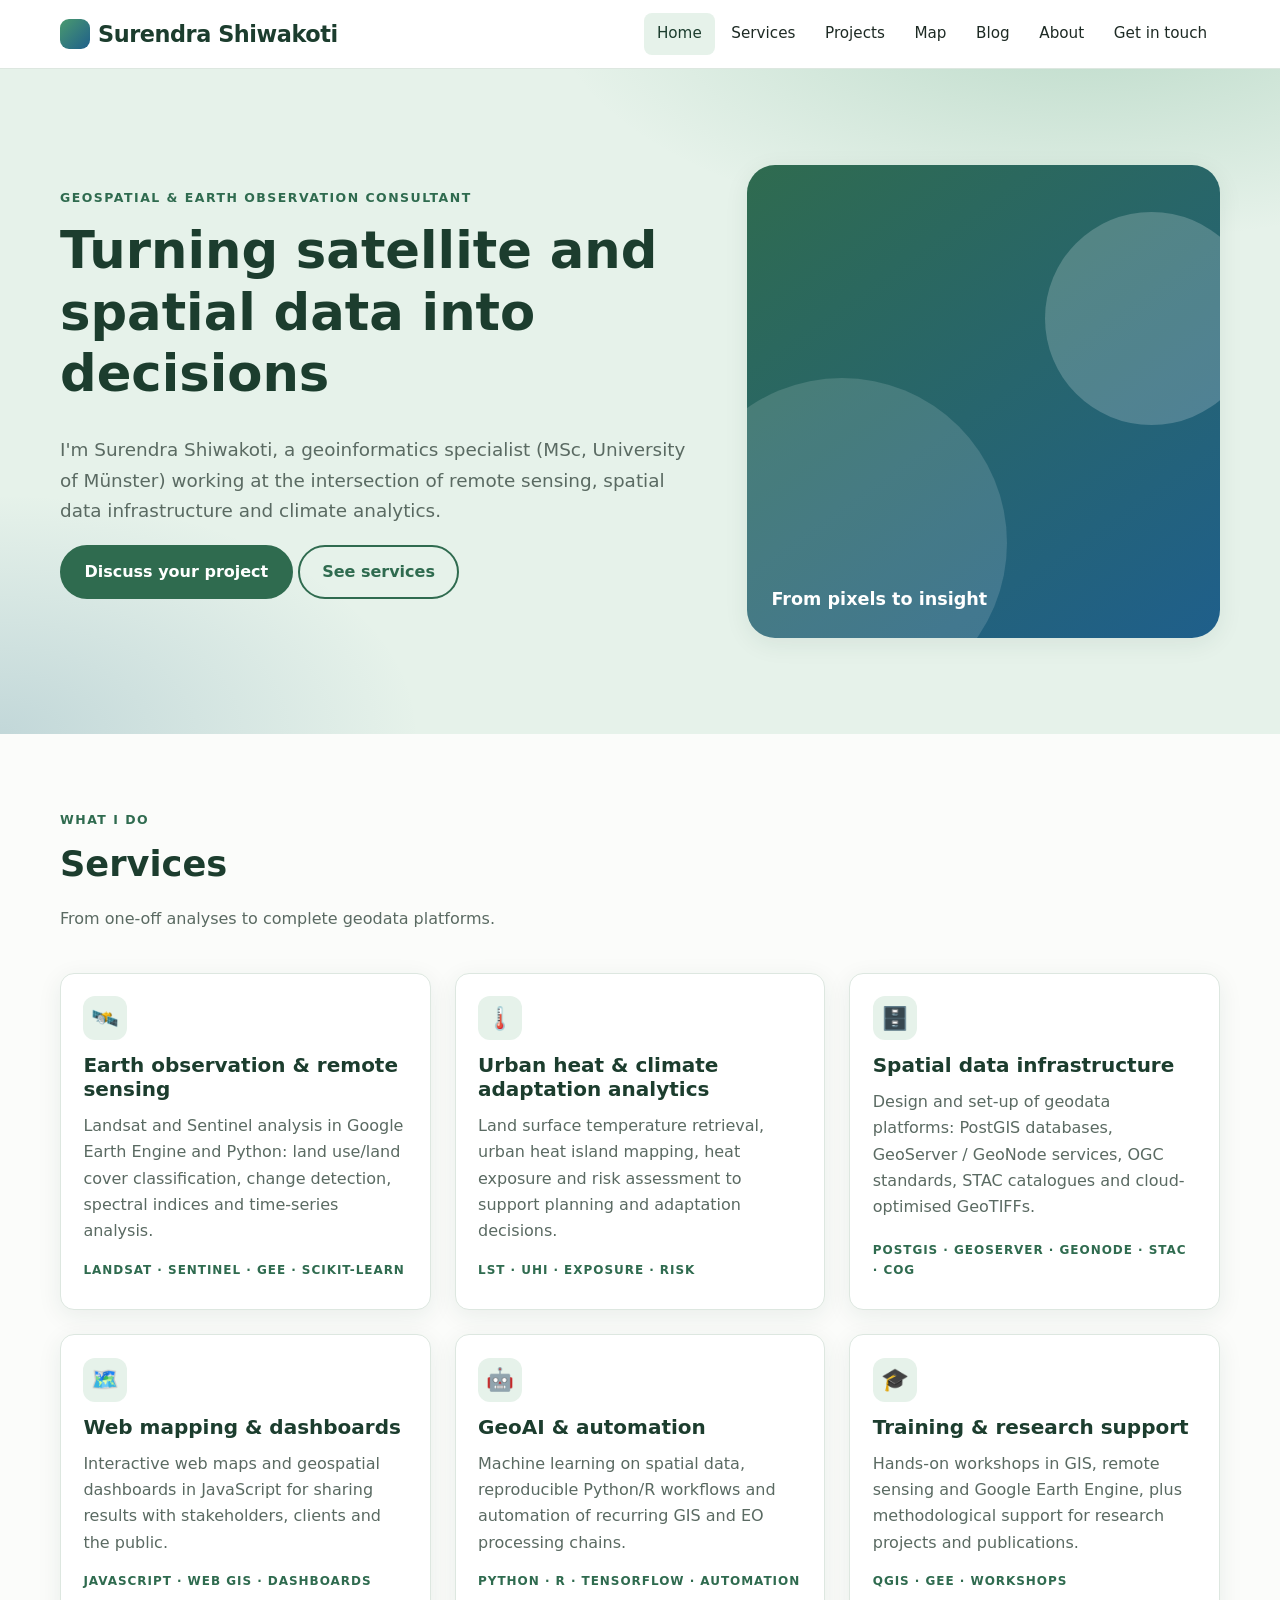
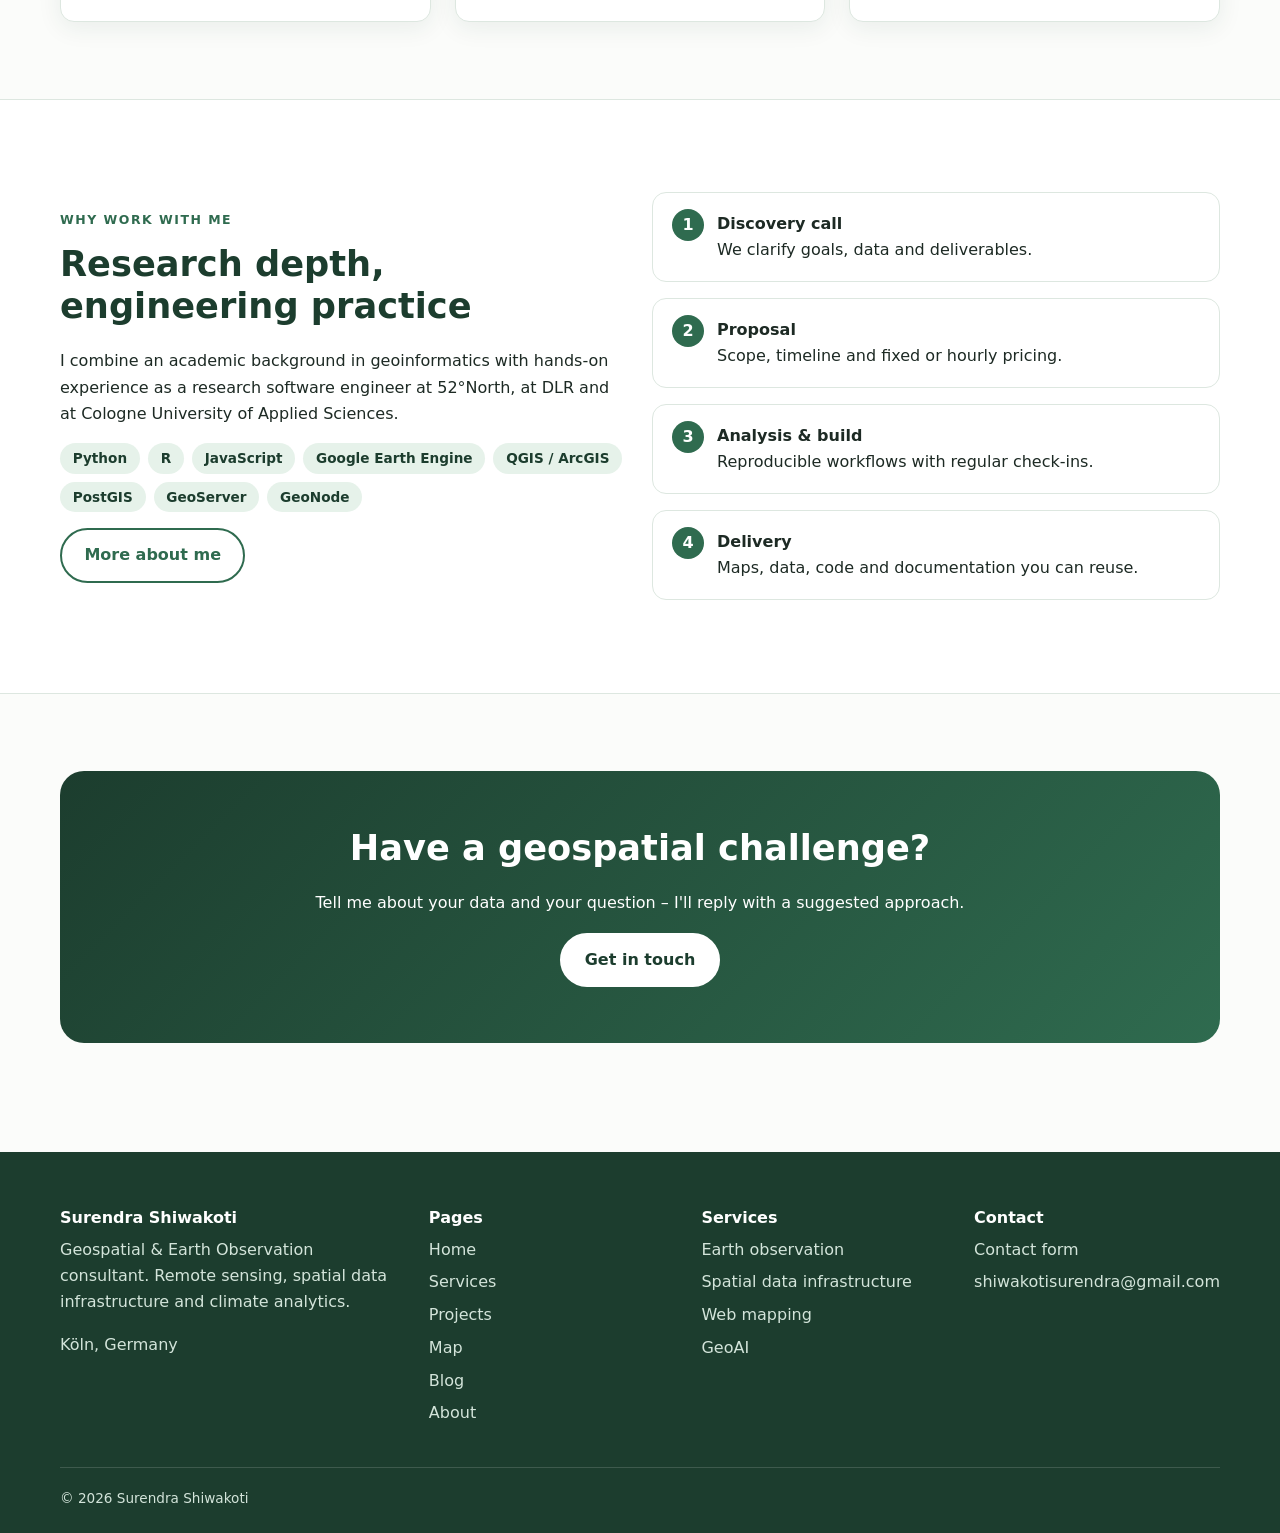
<file: index.html>
<!doctype html>
<html lang="en"><head><meta charset="utf-8"><meta name="viewport" content="width=device-width, initial-scale=1">
<title>Geospatial & Earth Observation Consultant – Surendra Shiwakoti</title><link rel="icon" href="favicon.svg" type="image/svg+xml"><link rel="canonical" href="https://shiwakotisurendra.github.io/geosuren/"><meta property="og:type" content="website"><meta property="og:site_name" content="Surendra Shiwakoti"><meta property="og:title" content="Geospatial & Earth Observation Consultant – Surendra Shiwakoti"><meta property="og:description" content="Geospatial consulting: remote sensing, Google Earth Engine, spatial data infrastructure, urban heat and climate analytics."><meta property="og:url" content="https://shiwakotisurendra.github.io/geosuren/"><meta property="og:image" content="https://shiwakotisurendra.github.io/geosuren/assets/og-image.png"><meta name="twitter:card" content="summary_large_image"><meta name="description" content="Geospatial consulting: remote sensing, Google Earth Engine, spatial data infrastructure, urban heat and climate analytics.">
<link rel="stylesheet" href="assets/style.css"></head><body>
<a class="skip" href="#main">Skip to content</a>
<header class="site-header"><div class="container header-inner">
<a class="brand" href="index.html"><span class="brand-mark"></span>Surendra Shiwakoti</a>
<button class="menu-toggle" aria-expanded="false" aria-label="Menu">☰ Menu</button>
<nav class="main-nav" aria-label="Main"><ul><li><a href="index.html" aria-current="page">Home</a></li><li><a href="services.html">Services</a></li><li><a href="projects.html">Projects</a></li><li><a href="map.html">Map</a></li><li><a href="blog.html">Blog</a></li><li><a href="about.html">About</a></li><li><a class="btn" href="contact.html">Get in touch</a></li></ul></nav></div></header><main id="main">
<section class="hero"><div class="container hero-grid"><div>
<div class="eyebrow">Geospatial &amp; Earth Observation Consultant</div>
<h1>Turning satellite and spatial data into decisions</h1>
<p class="lead">I'm Surendra Shiwakoti, a geoinformatics specialist (MSc, University of Münster) working at the intersection of remote sensing, spatial data infrastructure and climate analytics.</p>
<p><a class="btn" href="contact.html">Discuss your project</a> <a class="btn ghost" href="services.html">See services</a></p>
</div><div class="hero-art" role="img" aria-label="Abstract illustration"><span>From pixels to insight</span></div></div></section>

<section><div class="container"><div class="section-head"><div class="eyebrow">What I do</div><h2>Services</h2>
<p>From one-off analyses to complete geodata platforms.</p></div>
<div class="grid cols-3"><article class="card" id="eo"><div class="body"><div class="icon">🛰️</div><h3>Earth observation & remote sensing</h3><p>Landsat and Sentinel analysis in Google Earth Engine and Python: land use/land cover classification, change detection, spectral indices and time-series analysis.</p><div class="tag">Landsat · Sentinel · GEE · scikit-learn</div></div></article><article class="card" id="climate"><div class="body"><div class="icon">🌡️</div><h3>Urban heat & climate adaptation analytics</h3><p>Land surface temperature retrieval, urban heat island mapping, heat exposure and risk assessment to support planning and adaptation decisions.</p><div class="tag">LST · UHI · exposure · risk</div></div></article><article class="card" id="sdi"><div class="body"><div class="icon">🗄️</div><h3>Spatial data infrastructure</h3><p>Design and set-up of geodata platforms: PostGIS databases, GeoServer / GeoNode services, OGC standards, STAC catalogues and cloud-optimised GeoTIFFs.</p><div class="tag">PostGIS · GeoServer · GeoNode · STAC · COG</div></div></article><article class="card" id="web"><div class="body"><div class="icon">🗺️</div><h3>Web mapping & dashboards</h3><p>Interactive web maps and geospatial dashboards in JavaScript for sharing results with stakeholders, clients and the public.</p><div class="tag">JavaScript · web GIS · dashboards</div></div></article><article class="card" id="geoai"><div class="body"><div class="icon">🤖</div><h3>GeoAI & automation</h3><p>Machine learning on spatial data, reproducible Python/R workflows and automation of recurring GIS and EO processing chains.</p><div class="tag">Python · R · TensorFlow · automation</div></div></article><article class="card" id="training"><div class="body"><div class="icon">🎓</div><h3>Training & research support</h3><p>Hands-on workshops in GIS, remote sensing and Google Earth Engine, plus methodological support for research projects and publications.</p><div class="tag">QGIS · GEE · workshops</div></div></article></div></div></section>

<section class="alt"><div class="container grid cols-2" style="align-items:center"><div>
<div class="eyebrow">Why work with me</div><h2>Research depth, engineering practice</h2>
<p>I combine an academic background in geoinformatics with hands-on experience as a research software engineer at 52°North, at DLR and at Cologne University of Applied Sciences.</p>
<ul class="chips"><li>Python</li><li>R</li><li>JavaScript</li><li>Google Earth Engine</li><li>QGIS / ArcGIS</li><li>PostGIS</li><li>GeoServer</li><li>GeoNode</li></ul>
<a class="btn ghost" href="about.html">More about me</a></div>
<ol class="steps"><li><strong>Discovery call</strong><br>We clarify goals, data and deliverables.</li>
<li><strong>Proposal</strong><br>Scope, timeline and fixed or hourly pricing.</li>
<li><strong>Analysis &amp; build</strong><br>Reproducible workflows with regular check-ins.</li>
<li><strong>Delivery</strong><br>Maps, data, code and documentation you can reuse.</li></ol></div></section>

<section><div class="container"><div class="cta"><h2>Have a geospatial challenge?</h2>
<p>Tell me about your data and your question – I'll reply with a suggested approach.</p><a class="btn" href="contact.html">Get in touch</a></div></div></section></main><footer class="site-footer"><div class="container">
<div class="footer-grid">
<div><h4>Surendra Shiwakoti</h4><p>Geospatial &amp; Earth Observation consultant. Remote sensing, spatial data infrastructure and climate analytics.</p><p>Köln, Germany</p></div>
<div><h4>Pages</h4><ul><li><a href="index.html">Home</a></li><li><a href="services.html">Services</a></li><li><a href="projects.html">Projects</a></li><li><a href="map.html">Map</a></li><li><a href="blog.html">Blog</a></li><li><a href="about.html">About</a></li></ul></div>
<div><h4>Services</h4><ul><li><a href="services.html#eo">Earth observation</a></li><li><a href="services.html#sdi">Spatial data infrastructure</a></li><li><a href="services.html#web">Web mapping</a></li><li><a href="services.html#geoai">GeoAI</a></li></ul></div>
<div><h4>Contact</h4><ul><li><a href="contact.html">Contact form</a></li><li>shiwakotisurendra@gmail.com</li></ul></div>
</div><div class="copyright">© 2026 Surendra Shiwakoti</div></div></footer>
<script src="assets/main.js"></script></body></html>
</file>
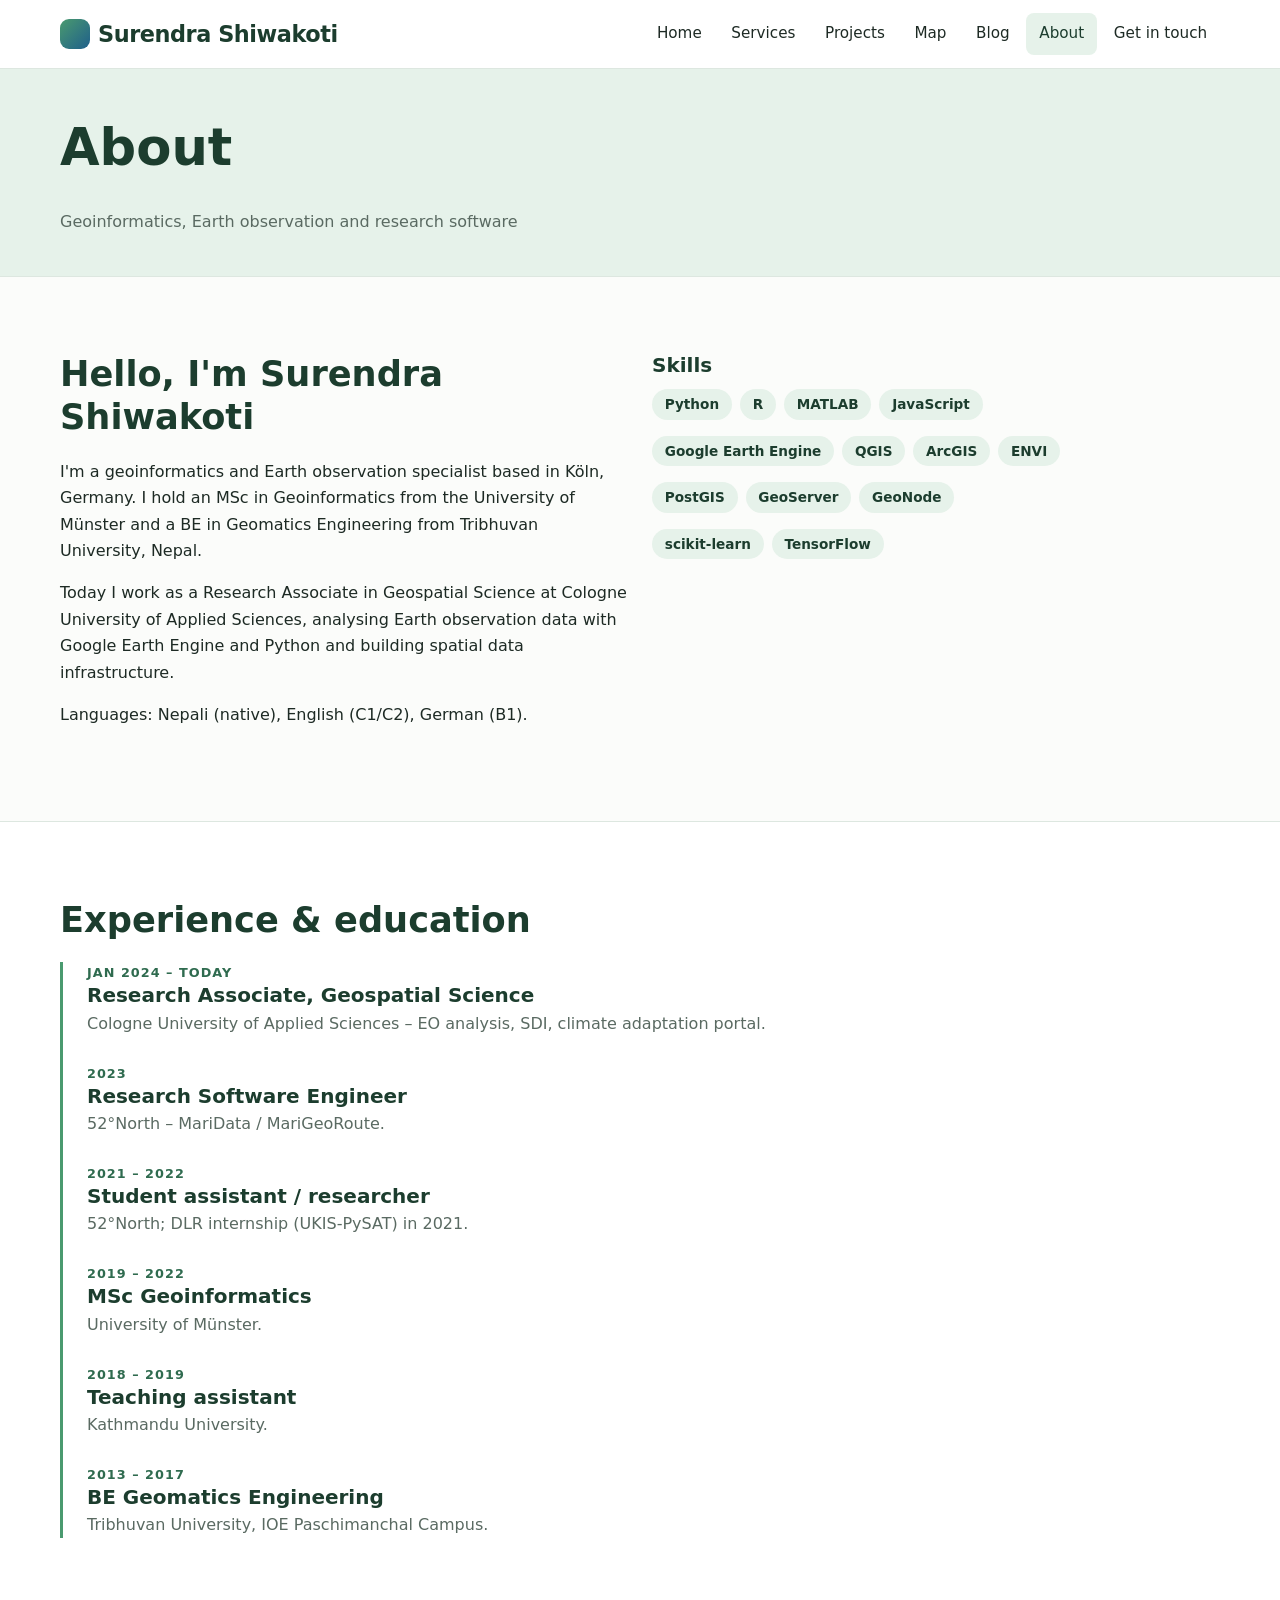
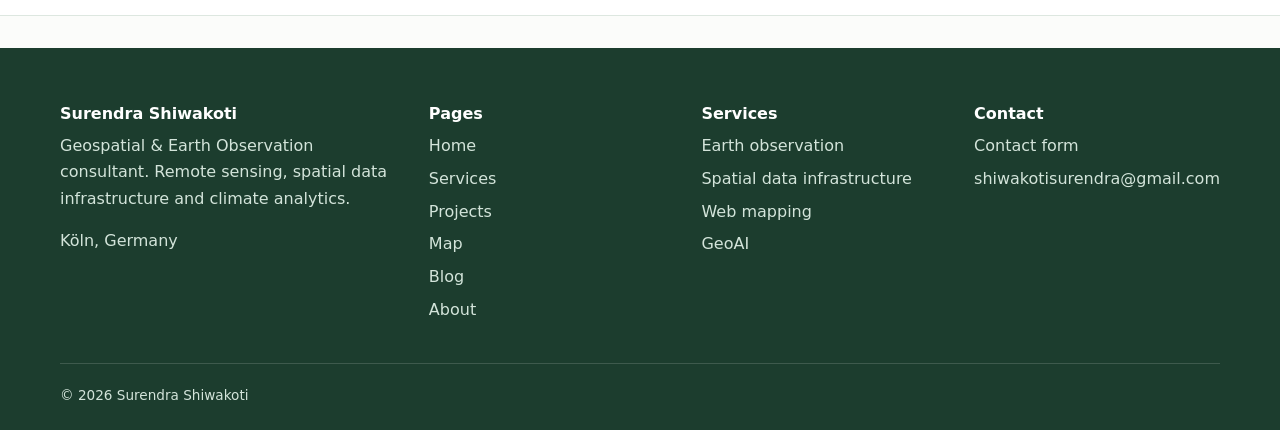
<file: about.html>
<!doctype html>
<html lang="en"><head><meta charset="utf-8"><meta name="viewport" content="width=device-width, initial-scale=1">
<title>About – Surendra Shiwakoti</title><link rel="icon" href="favicon.svg" type="image/svg+xml"><link rel="canonical" href="https://shiwakotisurendra.github.io/geosuren/about.html"><meta property="og:type" content="website"><meta property="og:site_name" content="Surendra Shiwakoti"><meta property="og:title" content="About – Surendra Shiwakoti"><meta property="og:description" content="About Surendra Shiwakoti, geoinformatics and Earth observation specialist."><meta property="og:url" content="https://shiwakotisurendra.github.io/geosuren/about.html"><meta property="og:image" content="https://shiwakotisurendra.github.io/geosuren/assets/og-image.png"><meta name="twitter:card" content="summary_large_image"><meta name="description" content="About Surendra Shiwakoti, geoinformatics and Earth observation specialist.">
<link rel="stylesheet" href="assets/style.css"></head><body>
<a class="skip" href="#main">Skip to content</a>
<header class="site-header"><div class="container header-inner">
<a class="brand" href="index.html"><span class="brand-mark"></span>Surendra Shiwakoti</a>
<button class="menu-toggle" aria-expanded="false" aria-label="Menu">☰ Menu</button>
<nav class="main-nav" aria-label="Main"><ul><li><a href="index.html">Home</a></li><li><a href="services.html">Services</a></li><li><a href="projects.html">Projects</a></li><li><a href="map.html">Map</a></li><li><a href="blog.html">Blog</a></li><li><a href="about.html" aria-current="page">About</a></li><li><a class="btn" href="contact.html">Get in touch</a></li></ul></nav></div></header><main id="main"><div class="page-head"><div class="container"><h1>About</h1><p>Geoinformatics, Earth observation and research software</p></div></div><section><div class="container grid cols-2"><div class="prose"><h2>Hello, I'm Surendra Shiwakoti</h2>
<p>I'm a geoinformatics and Earth observation specialist based in Köln, Germany. I hold an MSc in Geoinformatics from the University of Münster and a BE in Geomatics Engineering from Tribhuvan University, Nepal.</p>
<p>Today I work as a Research Associate in Geospatial Science at Cologne University of Applied Sciences, analysing Earth observation data with Google Earth Engine and Python and building spatial data infrastructure.</p>
<p>Languages: Nepali (native), English (C1/C2), German (B1).</p></div>
<div><h3>Skills</h3><ul class="chips"><li>Python</li><li>R</li><li>MATLAB</li><li>JavaScript</li></ul><ul class="chips"><li>Google Earth Engine</li><li>QGIS</li><li>ArcGIS</li><li>ENVI</li></ul><ul class="chips"><li>PostGIS</li><li>GeoServer</li><li>GeoNode</li></ul><ul class="chips"><li>scikit-learn</li><li>TensorFlow</li></ul></div></div></section>
<section class="alt"><div class="container"><h2>Experience &amp; education</h2><div class="timeline">
<div><div class="when">Jan 2024 – today</div><h3>Research Associate, Geospatial Science</h3><p>Cologne University of Applied Sciences – EO analysis, SDI, climate adaptation portal.</p></div>
<div><div class="when">2023</div><h3>Research Software Engineer</h3><p>52°North – MariData / MariGeoRoute.</p></div>
<div><div class="when">2021 – 2022</div><h3>Student assistant / researcher</h3><p>52°North; DLR internship (UKIS-PySAT) in 2021.</p></div>
<div><div class="when">2019 – 2022</div><h3>MSc Geoinformatics</h3><p>University of Münster.</p></div>
<div><div class="when">2018 – 2019</div><h3>Teaching assistant</h3><p>Kathmandu University.</p></div>
<div><div class="when">2013 – 2017</div><h3>BE Geomatics Engineering</h3><p>Tribhuvan University, IOE Paschimanchal Campus.</p></div>
</div></div></section></main><footer class="site-footer"><div class="container">
<div class="footer-grid">
<div><h4>Surendra Shiwakoti</h4><p>Geospatial &amp; Earth Observation consultant. Remote sensing, spatial data infrastructure and climate analytics.</p><p>Köln, Germany</p></div>
<div><h4>Pages</h4><ul><li><a href="index.html">Home</a></li><li><a href="services.html">Services</a></li><li><a href="projects.html">Projects</a></li><li><a href="map.html">Map</a></li><li><a href="blog.html">Blog</a></li><li><a href="about.html">About</a></li></ul></div>
<div><h4>Services</h4><ul><li><a href="services.html#eo">Earth observation</a></li><li><a href="services.html#sdi">Spatial data infrastructure</a></li><li><a href="services.html#web">Web mapping</a></li><li><a href="services.html#geoai">GeoAI</a></li></ul></div>
<div><h4>Contact</h4><ul><li><a href="contact.html">Contact form</a></li><li>shiwakotisurendra@gmail.com</li></ul></div>
</div><div class="copyright">© 2026 Surendra Shiwakoti</div></div></footer>
<script src="assets/main.js"></script></body></html>
</file>
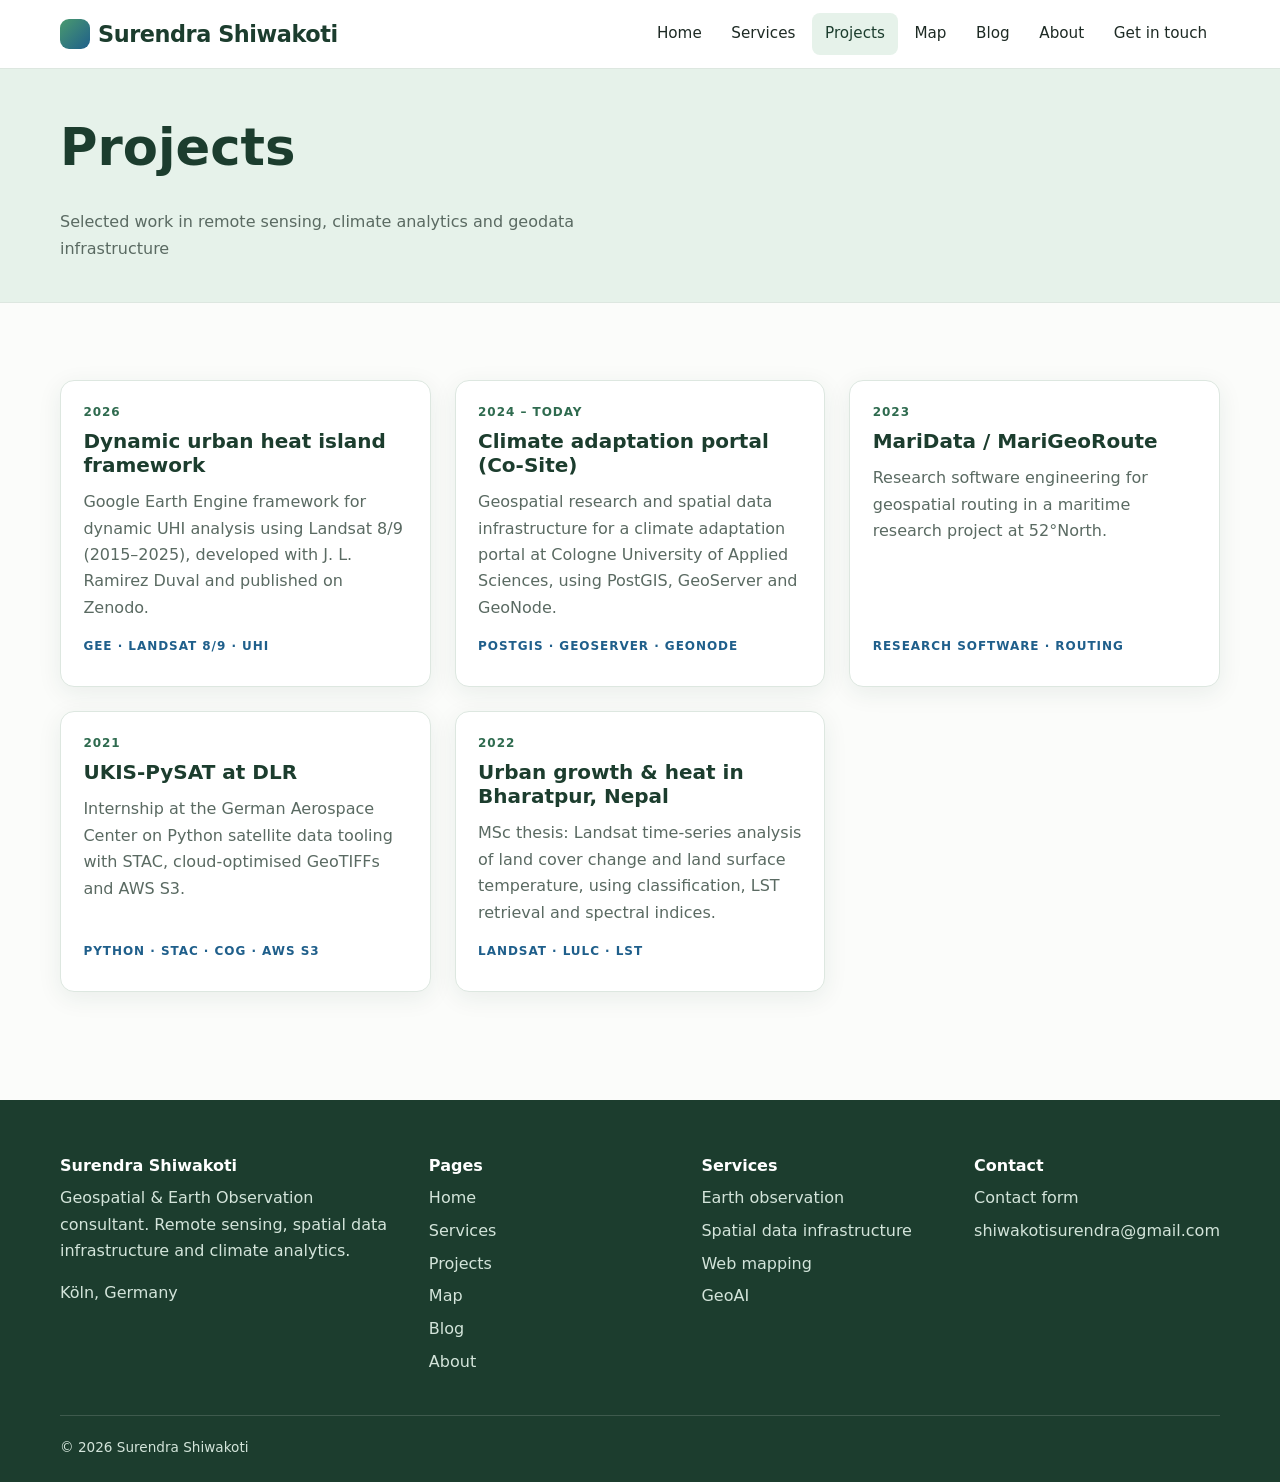
<file: projects.html>
<!doctype html>
<html lang="en"><head><meta charset="utf-8"><meta name="viewport" content="width=device-width, initial-scale=1">
<title>Projects – Surendra Shiwakoti</title><link rel="icon" href="favicon.svg" type="image/svg+xml"><link rel="canonical" href="https://shiwakotisurendra.github.io/geosuren/projects.html"><meta property="og:type" content="website"><meta property="og:site_name" content="Surendra Shiwakoti"><meta property="og:title" content="Projects – Surendra Shiwakoti"><meta property="og:description" content="Selected geospatial and Earth observation projects."><meta property="og:url" content="https://shiwakotisurendra.github.io/geosuren/projects.html"><meta property="og:image" content="https://shiwakotisurendra.github.io/geosuren/assets/og-image.png"><meta name="twitter:card" content="summary_large_image"><meta name="description" content="Selected geospatial and Earth observation projects.">
<link rel="stylesheet" href="assets/style.css"></head><body>
<a class="skip" href="#main">Skip to content</a>
<header class="site-header"><div class="container header-inner">
<a class="brand" href="index.html"><span class="brand-mark"></span>Surendra Shiwakoti</a>
<button class="menu-toggle" aria-expanded="false" aria-label="Menu">☰ Menu</button>
<nav class="main-nav" aria-label="Main"><ul><li><a href="index.html">Home</a></li><li><a href="services.html">Services</a></li><li><a href="projects.html" aria-current="page">Projects</a></li><li><a href="map.html">Map</a></li><li><a href="blog.html">Blog</a></li><li><a href="about.html">About</a></li><li><a class="btn" href="contact.html">Get in touch</a></li></ul></nav></div></header><main id="main"><div class="page-head"><div class="container"><h1>Projects</h1><p>Selected work in remote sensing, climate analytics and geodata infrastructure</p></div></div><section><div class="container"><div class="grid cols-2"><article class="card"><div class="body"><div class="tag">2026</div><h3>Dynamic urban heat island framework</h3><p>Google Earth Engine framework for dynamic UHI analysis using Landsat 8/9 (2015–2025), developed with J. L. Ramirez Duval and published on Zenodo.</p><div class="tag" style="color:var(--blue-700)">GEE · Landsat 8/9 · UHI</div></div></article><article class="card"><div class="body"><div class="tag">2024 – today</div><h3>Climate adaptation portal (Co-Site)</h3><p>Geospatial research and spatial data infrastructure for a climate adaptation portal at Cologne University of Applied Sciences, using PostGIS, GeoServer and GeoNode.</p><div class="tag" style="color:var(--blue-700)">PostGIS · GeoServer · GeoNode</div></div></article><article class="card"><div class="body"><div class="tag">2023</div><h3>MariData / MariGeoRoute</h3><p>Research software engineering for geospatial routing in a maritime research project at 52°North.</p><div class="tag" style="color:var(--blue-700)">Research software · routing</div></div></article><article class="card"><div class="body"><div class="tag">2021</div><h3>UKIS-PySAT at DLR</h3><p>Internship at the German Aerospace Center on Python satellite data tooling with STAC, cloud-optimised GeoTIFFs and AWS S3.</p><div class="tag" style="color:var(--blue-700)">Python · STAC · COG · AWS S3</div></div></article><article class="card"><div class="body"><div class="tag">2022</div><h3>Urban growth & heat in Bharatpur, Nepal</h3><p>MSc thesis: Landsat time-series analysis of land cover change and land surface temperature, using classification, LST retrieval and spectral indices.</p><div class="tag" style="color:var(--blue-700)">Landsat · LULC · LST</div></div></article></div></div></section></main><footer class="site-footer"><div class="container">
<div class="footer-grid">
<div><h4>Surendra Shiwakoti</h4><p>Geospatial &amp; Earth Observation consultant. Remote sensing, spatial data infrastructure and climate analytics.</p><p>Köln, Germany</p></div>
<div><h4>Pages</h4><ul><li><a href="index.html">Home</a></li><li><a href="services.html">Services</a></li><li><a href="projects.html">Projects</a></li><li><a href="map.html">Map</a></li><li><a href="blog.html">Blog</a></li><li><a href="about.html">About</a></li></ul></div>
<div><h4>Services</h4><ul><li><a href="services.html#eo">Earth observation</a></li><li><a href="services.html#sdi">Spatial data infrastructure</a></li><li><a href="services.html#web">Web mapping</a></li><li><a href="services.html#geoai">GeoAI</a></li></ul></div>
<div><h4>Contact</h4><ul><li><a href="contact.html">Contact form</a></li><li>shiwakotisurendra@gmail.com</li></ul></div>
</div><div class="copyright">© 2026 Surendra Shiwakoti</div></div></footer>
<script src="assets/main.js"></script></body></html>
</file>
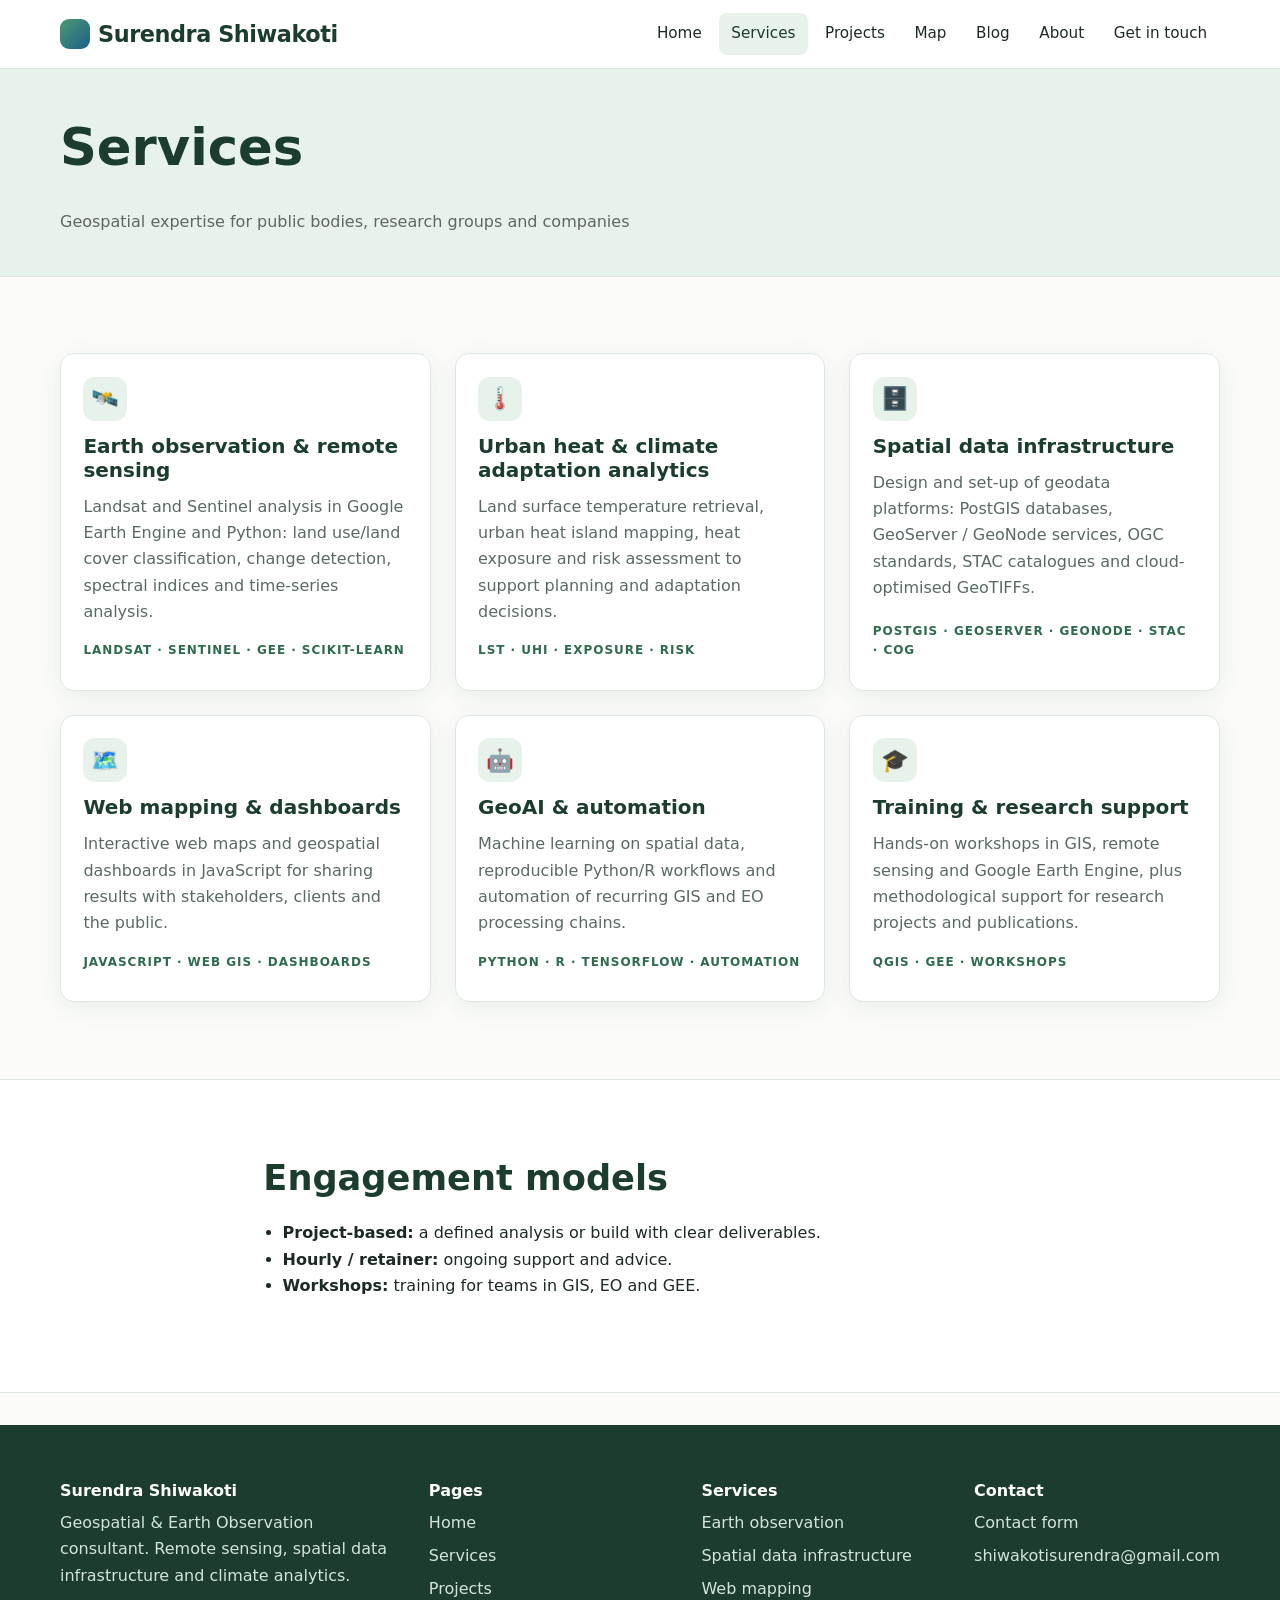
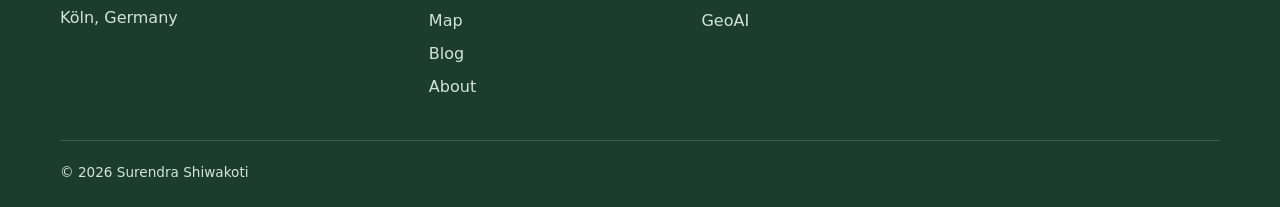
<file: services.html>
<!doctype html>
<html lang="en"><head><meta charset="utf-8"><meta name="viewport" content="width=device-width, initial-scale=1">
<title>Services – Surendra Shiwakoti</title><link rel="icon" href="favicon.svg" type="image/svg+xml"><link rel="canonical" href="https://shiwakotisurendra.github.io/geosuren/services.html"><meta property="og:type" content="website"><meta property="og:site_name" content="Surendra Shiwakoti"><meta property="og:title" content="Services – Surendra Shiwakoti"><meta property="og:description" content="Earth observation, climate analytics, spatial data infrastructure, web mapping and GeoAI consulting."><meta property="og:url" content="https://shiwakotisurendra.github.io/geosuren/services.html"><meta property="og:image" content="https://shiwakotisurendra.github.io/geosuren/assets/og-image.png"><meta name="twitter:card" content="summary_large_image"><meta name="description" content="Earth observation, climate analytics, spatial data infrastructure, web mapping and GeoAI consulting.">
<link rel="stylesheet" href="assets/style.css"></head><body>
<a class="skip" href="#main">Skip to content</a>
<header class="site-header"><div class="container header-inner">
<a class="brand" href="index.html"><span class="brand-mark"></span>Surendra Shiwakoti</a>
<button class="menu-toggle" aria-expanded="false" aria-label="Menu">☰ Menu</button>
<nav class="main-nav" aria-label="Main"><ul><li><a href="index.html">Home</a></li><li><a href="services.html" aria-current="page">Services</a></li><li><a href="projects.html">Projects</a></li><li><a href="map.html">Map</a></li><li><a href="blog.html">Blog</a></li><li><a href="about.html">About</a></li><li><a class="btn" href="contact.html">Get in touch</a></li></ul></nav></div></header><main id="main"><div class="page-head"><div class="container"><h1>Services</h1><p>Geospatial expertise for public bodies, research groups and companies</p></div></div><section><div class="container"><div class="grid cols-2"><article class="card" id="eo"><div class="body"><div class="icon">🛰️</div><h3>Earth observation & remote sensing</h3><p>Landsat and Sentinel analysis in Google Earth Engine and Python: land use/land cover classification, change detection, spectral indices and time-series analysis.</p><div class="tag">Landsat · Sentinel · GEE · scikit-learn</div></div></article><article class="card" id="climate"><div class="body"><div class="icon">🌡️</div><h3>Urban heat & climate adaptation analytics</h3><p>Land surface temperature retrieval, urban heat island mapping, heat exposure and risk assessment to support planning and adaptation decisions.</p><div class="tag">LST · UHI · exposure · risk</div></div></article><article class="card" id="sdi"><div class="body"><div class="icon">🗄️</div><h3>Spatial data infrastructure</h3><p>Design and set-up of geodata platforms: PostGIS databases, GeoServer / GeoNode services, OGC standards, STAC catalogues and cloud-optimised GeoTIFFs.</p><div class="tag">PostGIS · GeoServer · GeoNode · STAC · COG</div></div></article><article class="card" id="web"><div class="body"><div class="icon">🗺️</div><h3>Web mapping & dashboards</h3><p>Interactive web maps and geospatial dashboards in JavaScript for sharing results with stakeholders, clients and the public.</p><div class="tag">JavaScript · web GIS · dashboards</div></div></article><article class="card" id="geoai"><div class="body"><div class="icon">🤖</div><h3>GeoAI & automation</h3><p>Machine learning on spatial data, reproducible Python/R workflows and automation of recurring GIS and EO processing chains.</p><div class="tag">Python · R · TensorFlow · automation</div></div></article><article class="card" id="training"><div class="body"><div class="icon">🎓</div><h3>Training & research support</h3><p>Hands-on workshops in GIS, remote sensing and Google Earth Engine, plus methodological support for research projects and publications.</p><div class="tag">QGIS · GEE · workshops</div></div></article></div></div></section><section class="alt"><div class="container prose"><h2>Engagement models</h2><ul><li><strong>Project-based:</strong> a defined analysis or build with clear deliverables.</li><li><strong>Hourly / retainer:</strong> ongoing support and advice.</li><li><strong>Workshops:</strong> training for teams in GIS, EO and GEE.</li></ul></div></section></main><footer class="site-footer"><div class="container">
<div class="footer-grid">
<div><h4>Surendra Shiwakoti</h4><p>Geospatial &amp; Earth Observation consultant. Remote sensing, spatial data infrastructure and climate analytics.</p><p>Köln, Germany</p></div>
<div><h4>Pages</h4><ul><li><a href="index.html">Home</a></li><li><a href="services.html">Services</a></li><li><a href="projects.html">Projects</a></li><li><a href="map.html">Map</a></li><li><a href="blog.html">Blog</a></li><li><a href="about.html">About</a></li></ul></div>
<div><h4>Services</h4><ul><li><a href="services.html#eo">Earth observation</a></li><li><a href="services.html#sdi">Spatial data infrastructure</a></li><li><a href="services.html#web">Web mapping</a></li><li><a href="services.html#geoai">GeoAI</a></li></ul></div>
<div><h4>Contact</h4><ul><li><a href="contact.html">Contact form</a></li><li>shiwakotisurendra@gmail.com</li></ul></div>
</div><div class="copyright">© 2026 Surendra Shiwakoti</div></div></footer>
<script src="assets/main.js"></script></body></html>
</file>
<file: assets/style.css>
:root {
  --green-900: #1c3d2e;
  --green-700: #2f6b4f;
  --green-500: #4a9a6f;
  --green-100: #e6f2ea;
  --blue-700: #1f5f8b;
  --blue-100: #e3f0f8;
  --ink: #1d2a24;
  --muted: #5a6a62;
  --bg: #fbfcfa;
  --card: #ffffff;
  --line: #dde7e0;
  --radius: 14px;
  --shadow: 0 6px 24px rgba(28, 61, 46, 0.08);
  --max: 1160px;
}

* { box-sizing: border-box; }
html { scroll-behavior: smooth; }
body {
  margin: 0;
  font-family: "Inter", system-ui, -apple-system, "Segoe UI", Roboto, sans-serif;
  color: var(--ink);
  background: var(--bg);
  line-height: 1.65;
}
img { max-width: 100%; display: block; }
a { color: var(--blue-700); }
h1, h2, h3, h4 { line-height: 1.2; color: var(--green-900); margin: 0 0 .6em; }
h1 { font-size: clamp(2rem, 4vw, 3.2rem); }
h2 { font-size: clamp(1.5rem, 3vw, 2.2rem); }
h3 { font-size: 1.25rem; }
p { margin: 0 0 1em; }

.container { width: min(100% - 2rem, var(--max)); margin-inline: auto; }
.skip { position: absolute; left: -999px; }
.skip:focus { left: 1rem; top: 1rem; background: #fff; padding: .5rem 1rem; z-index: 100; }

/* Header */
.site-header {
  position: sticky; top: 0; z-index: 50;
  background: rgba(255,255,255,.92);
  backdrop-filter: blur(8px);
  border-bottom: 1px solid var(--line);
}
.header-inner { display: flex; align-items: center; gap: 1.5rem; min-height: 68px; }
.brand { font-weight: 800; font-size: 1.4rem; color: var(--green-900); text-decoration: none; letter-spacing: -.02em; display: flex; align-items: center; gap: .5rem; }
.brand-mark { width: 30px; height: 30px; border-radius: 9px; background: linear-gradient(135deg, var(--green-500), var(--blue-700)); display: inline-block; }
nav.main-nav { margin-left: auto; }
nav.main-nav ul { list-style: none; display: flex; gap: .25rem; margin: 0; padding: 0; align-items: center; }
nav.main-nav a, nav.main-nav button.drop-btn {
  display: block; padding: .5rem .8rem; border-radius: 8px; text-decoration: none;
  color: var(--ink); font: inherit; font-size: .95rem; background: none; border: 0; cursor: pointer;
}
nav.main-nav a:hover, nav.main-nav button.drop-btn:hover, nav.main-nav a[aria-current="page"] { background: var(--green-100); color: var(--green-900); }
.has-drop { position: relative; }
.dropdown {
  position: absolute; top: 100%; left: 0; min-width: 230px;
  background: #fff; border: 1px solid var(--line); border-radius: 12px; box-shadow: var(--shadow);
  padding: .4rem; display: none; flex-direction: column;
}
.has-drop:hover .dropdown, .has-drop:focus-within .dropdown, .has-drop.open .dropdown { display: flex; }
.btn {
  display: inline-block; padding: .75rem 1.4rem; border-radius: 999px; text-decoration: none;
  background: var(--green-700); color: #fff; font-weight: 600; border: 2px solid var(--green-700);
  transition: transform .15s, background .15s;
}
.btn:hover { background: var(--green-900); border-color: var(--green-900); transform: translateY(-1px); color: #fff; }
.btn.ghost { background: transparent; color: var(--green-700); }
.btn.ghost:hover { background: var(--green-100); color: var(--green-900); }
.menu-toggle { display: none; margin-left: auto; background: none; border: 1px solid var(--line); border-radius: 8px; padding: .5rem .8rem; font-size: 1rem; cursor: pointer; }

/* Hero */
.hero {
  background:
    radial-gradient(900px 400px at 85% -10%, rgba(74,154,111,.28), transparent 60%),
    radial-gradient(700px 400px at 0% 100%, rgba(31,95,139,.18), transparent 60%),
    var(--green-100);
  padding: clamp(3rem, 8vw, 6rem) 0;
}
.hero-grid { display: grid; grid-template-columns: 1.15fr .85fr; gap: 3rem; align-items: center; }
.eyebrow { text-transform: uppercase; letter-spacing: .12em; font-size: .78rem; font-weight: 700; color: var(--green-700); margin-bottom: .75rem; }
.hero p.lead { font-size: 1.15rem; color: var(--muted); max-width: 60ch; }
.hero-art {
  aspect-ratio: 1; border-radius: 28px; position: relative; overflow: hidden;
  background: linear-gradient(145deg, var(--green-700), var(--blue-700));
  box-shadow: var(--shadow);
}
.hero-art::before, .hero-art::after {
  content: ""; position: absolute; border-radius: 50%; background: rgba(255,255,255,.14);
}
.hero-art::before { width: 70%; height: 70%; left: -15%; bottom: -15%; }
.hero-art::after { width: 45%; height: 45%; right: -8%; top: 10%; background: rgba(255,255,255,.2); }
.hero-art span { position: absolute; left: 1.5rem; bottom: 1.5rem; color: #fff; font-weight: 700; font-size: 1.1rem; max-width: 18ch; }

/* Sections */
section { padding: clamp(3rem, 6vw, 5rem) 0; }
.section-head { max-width: 62ch; margin-bottom: 2.5rem; }
.section-head p { color: var(--muted); }
.alt { background: #fff; border-block: 1px solid var(--line); }

.grid { display: grid; gap: 1.5rem; }
.grid.cols-3 { grid-template-columns: repeat(auto-fit, minmax(280px, 1fr)); }
.grid.cols-2 { grid-template-columns: repeat(auto-fit, minmax(340px, 1fr)); }

.card {
  background: var(--card); border: 1px solid var(--line); border-radius: var(--radius);
  overflow: hidden; display: flex; flex-direction: column; box-shadow: var(--shadow);
  transition: transform .2s;
}
.card:hover { transform: translateY(-3px); }
.card .thumb { aspect-ratio: 16/9; background: linear-gradient(135deg, var(--green-500), var(--blue-700)); }
.card .thumb.t2 { background: linear-gradient(135deg, var(--blue-700), #6bb3d9); }
.card .thumb.t3 { background: linear-gradient(135deg, #7fb77e, var(--green-900)); }
.card .body { padding: 1.4rem; display: flex; flex-direction: column; flex: 1; }
.card .tag { font-size: .75rem; font-weight: 700; color: var(--green-700); text-transform: uppercase; letter-spacing: .08em; margin-bottom: .4rem; }
.card h3 a { color: inherit; text-decoration: none; }
.card p { color: var(--muted); flex: 1; }
.card .more { font-weight: 600; text-decoration: none; }

.stat { display: flex; gap: 1.2rem; align-items: center; margin: 1.5rem 0; }
.stat strong { font-size: 3rem; color: var(--green-700); line-height: 1; }

.cta {
  background: linear-gradient(135deg, var(--green-900), var(--green-700));
  color: #fff; border-radius: 24px; padding: clamp(2rem, 5vw, 3.5rem); text-align: center;
}
.cta h2 { color: #fff; }
.cta .btn { background: #fff; color: var(--green-900); border-color: #fff; }

/* Testimonials */
.quote { background: var(--card); border: 1px solid var(--line); border-radius: var(--radius); padding: 1.5rem; }
.quote h4 { font-size: .85rem; text-transform: uppercase; letter-spacing: .08em; color: var(--green-700); margin-bottom: .5rem; }
.quote p { font-style: italic; color: var(--muted); margin: 0; }

/* FAQ */
details { background: var(--card); border: 1px solid var(--line); border-radius: 12px; padding: 1rem 1.25rem; margin-bottom: .75rem; }
summary { cursor: pointer; font-weight: 600; color: var(--green-900); }
details[open] summary { margin-bottom: .6rem; }
details p { margin: 0; color: var(--muted); }

/* Page header */
.page-head { background: var(--green-100); padding: 3rem 0 2.5rem; border-bottom: 1px solid var(--line); }
.page-head p { color: var(--muted); max-width: 60ch; margin: 0; }
.prose { max-width: 74ch; }
.prose ul { padding-left: 1.2rem; }

/* Form */
form.contact { display: grid; gap: 1rem; max-width: 560px; }
form.contact label { font-weight: 600; font-size: .9rem; display: grid; gap: .3rem; }
form.contact input, form.contact textarea {
  font: inherit; padding: .75rem .9rem; border: 1px solid var(--line); border-radius: 10px; background: #fff;
}
form.contact input:focus, form.contact textarea:focus { outline: 2px solid var(--green-500); }

/* Footer */
.site-footer { background: var(--green-900); color: #d3e4da; padding: 3.5rem 0 1.5rem; margin-top: 2rem; }
.site-footer a { color: #d3e4da; text-decoration: none; }
.site-footer a:hover { text-decoration: underline; }
.site-footer h4 { color: #fff; font-size: 1rem; }
.footer-grid { display: grid; grid-template-columns: 1.4fr 1fr 1fr 1fr; gap: 2rem; }
.site-footer ul { list-style: none; padding: 0; margin: 0; display: grid; gap: .4rem; }
.copyright { border-top: 1px solid rgba(255,255,255,.15); margin-top: 2.5rem; padding-top: 1.2rem; font-size: .85rem; }

@media (max-width: 900px) {
  .hero-grid, .footer-grid { grid-template-columns: 1fr; }
  .hero-art { aspect-ratio: 16/9; }
  .menu-toggle { display: block; }
  nav.main-nav { display: none; position: absolute; top: 68px; left: 0; right: 0; background: #fff; border-bottom: 1px solid var(--line); padding: 1rem; margin: 0; }
  nav.main-nav.open { display: block; }
  nav.main-nav ul { flex-direction: column; align-items: stretch; }
  .dropdown { position: static; display: flex; box-shadow: none; border: 0; padding-left: 1rem; }
}
@media (prefers-reduced-motion: reduce) { * { transition: none !important; scroll-behavior: auto !important; } }

/* Consultant additions */
.chips { display: flex; flex-wrap: wrap; gap: .5rem; margin: 0 0 1rem; padding: 0; list-style: none; }
.chips li { background: var(--green-100); color: var(--green-900); border-radius: 999px; padding: .25rem .8rem; font-size: .85rem; font-weight: 600; }
.timeline { border-left: 3px solid var(--green-500); padding-left: 1.5rem; display: grid; gap: 1.6rem; }
.timeline .when { font-size: .8rem; font-weight: 700; color: var(--green-700); text-transform: uppercase; letter-spacing: .08em; }
.timeline h3 { margin-bottom: .2rem; }
.timeline p { margin: 0; color: var(--muted); }
.icon { width: 44px; height: 44px; border-radius: 12px; background: var(--green-100); display: grid; place-items: center; font-size: 1.4rem; margin-bottom: .8rem; }
.steps { counter-reset: s; display: grid; gap: 1rem; padding: 0; list-style: none; }
.steps li { counter-increment: s; background: var(--card); border: 1px solid var(--line); border-radius: var(--radius); padding: 1.1rem 1.3rem 1.1rem 4rem; position: relative; }
.steps li::before { content: counter(s); position: absolute; left: 1.2rem; top: 1rem; width: 2rem; height: 2rem; border-radius: 50%; background: var(--green-700); color: #fff; display: grid; place-items: center; font-weight: 700; }

/* Map page */
#map { height: min(70vh, 600px); border-radius: var(--radius); border: 1px solid var(--line); box-shadow: var(--shadow); z-index: 0; }
.map-controls { display: grid; gap: 1rem; grid-template-columns: repeat(auto-fit, minmax(220px, 1fr)); align-items: end; margin-bottom: 1rem; }
.map-controls label { font-weight: 600; font-size: .9rem; display: grid; gap: .3rem; }
.map-controls input[type=range] { width: 100%; accent-color: var(--green-700); }
.seg { display: inline-flex; border: 1px solid var(--line); border-radius: 999px; overflow: hidden; }
.seg button { font: inherit; padding: .5rem 1.1rem; border: 0; background: #fff; cursor: pointer; }
.seg button[aria-pressed="true"] { background: var(--green-700); color: #fff; }
.legend { margin-top: 1rem; max-width: 420px; font-size: .85rem; color: var(--muted); }
.legend-bar { height: 12px; border-radius: 6px; margin: .3rem 0; }
.legend-row { display: flex; justify-content: space-between; }
.notice { background: var(--blue-100); border: 1px solid #b9d9ec; border-radius: 12px; padding: 1rem 1.25rem; margin-bottom: 1rem; }
#chart svg { width: 100%; height: auto; max-width: 720px; }

/* Blog */
.blog-head { display: flex; justify-content: space-between; align-items: flex-end; gap: 1.5rem; flex-wrap: wrap; }
.auth-bar { display: flex; align-items: center; gap: .75rem; font-size: .9rem; flex-wrap: wrap; }
.btn.small { padding: .35rem .9rem; font-size: .85rem; }
.btn.danger { color: #a33a2f; border-color: #a33a2f; }
.btn.danger:hover { background: #fbeae8; color: #7d2a21; border-color: #a33a2f; }
.panel { background: var(--card); border: 1px solid var(--line); border-radius: var(--radius); padding: clamp(1.2rem, 3vw, 2rem); box-shadow: var(--shadow); margin-bottom: 1.5rem; }
form.contact.wide { max-width: 760px; }
form.contact select { font: inherit; padding: .75rem .9rem; border: 1px solid var(--line); border-radius: 10px; background: #fff; }
.hint { color: var(--muted); font-size: .9rem; }
.notice.error { background: #fbeae8; border-color: #e6b5af; }
.blog-toolbar { display: flex; gap: 1rem; align-items: center; flex-wrap: wrap; margin-bottom: 1.25rem; }
.blog-toolbar input[type=search] { flex: 1; min-width: 200px; font: inherit; padding: .6rem .9rem; border: 1px solid var(--line); border-radius: 999px; background: #fff; }
.blog-map, .mini-map { height: 380px; border-radius: var(--radius); border: 1px solid var(--line); z-index: 0; margin-bottom: 1.25rem; }
.mini-map { height: 300px; margin-bottom: .75rem; }
.post-card .body { gap: .25rem; }
.post-card h3 { margin-bottom: .3rem; }
.post-actions { display: flex; gap: .5rem; margin-top: .75rem; }
fieldset.loc { border: 1px solid var(--line); border-radius: 12px; padding: 1rem; }
fieldset.loc legend { font-weight: 600; padding: 0 .4rem; }
.loc-search { display: flex; gap: .5rem; flex-wrap: wrap; margin-bottom: .75rem; }
.loc-search input { flex: 1; min-width: 180px; font: inherit; padding: .6rem .9rem; border: 1px solid var(--line); border-radius: 10px; }
.coords { font-size: .85rem; color: var(--muted); margin-top: .5rem; }
#post-view .lead { font-size: 1.1rem; color: var(--muted); }

/* Make the hidden attribute win over component display rules (e.g. .btn) */
[hidden] { display: none !important; }

/* Single post view: full-width panel, readable text lines, wide map */
#post-view.prose { max-width: none; }
#post-view p, #post-view h2, #post-view .chips { max-width: 80ch; }
#post-view .mini-map { height: 380px; max-width: none; }

/* Comments */
.comments { margin-top: 2.5rem; padding-top: 1.5rem; border-top: 1px solid var(--line); }
.comment { border: 1px solid var(--line); border-radius: 12px; padding: .9rem 1.1rem; margin-bottom: .75rem; background: #fff; max-width: 80ch; }
.comment.pending { background: var(--blue-100); border-color: #b9d9ec; }
.comment p { margin: .25rem 0 0; white-space: pre-line; }
.comment-meta { font-size: .85rem; color: var(--muted); }
.comment-form { margin-top: 1.5rem; max-width: 640px; }
.hp { position: absolute; left: -9999px; width: 1px; height: 1px; overflow: hidden; }

/* Blog: use (almost) the full window width */
.container.wide { width: min(100% - 3rem, 2000px); }
#posts { grid-template-columns: repeat(auto-fill, minmax(380px, 1fr)); }
#post-view.prose { max-width: none; }
#post-view p, #post-view h2, #post-view .chips, .comment { max-width: none; }
#post-view .mini-map { height: 480px; }
.comment-form { max-width: 900px; }
#post-view .chips { padding-left: 0; }

/* Rich post content */
.post-body { max-width: none; }
.post-body img.post-media, .post-body video.post-media, .post-body .post-media { max-width: 100%; height: auto; border-radius: 12px; margin: .5rem 0 1rem; display: block; }
.post-body video.post-media { width: 100%; max-height: 80vh; background: #000; }
.post-body blockquote { border-left: 4px solid var(--green-500); margin: 1rem 0; padding: .25rem 1rem; color: var(--muted); background: var(--green-100); border-radius: 0 8px 8px 0; }
.post-body pre { background: #14221b; color: #e6f2ea; padding: 1rem; border-radius: 10px; overflow-x: auto; }
.post-body code { background: var(--green-100); padding: .1rem .35rem; border-radius: 5px; font-size: .92em; }
.post-body pre code { background: none; padding: 0; }
.post-body table { border-collapse: collapse; width: 100%; margin: 1rem 0; display: block; overflow-x: auto; }
.post-body th, .post-body td { border: 1px solid var(--line); padding: .45rem .7rem; text-align: left; }
.post-body th { background: var(--green-100); }
.post-body ul, .post-body ol { padding-left: 1.4rem; }
.embed { margin: .5rem 0 1.25rem; border: 1px solid var(--line); border-radius: 12px; overflow: hidden; background: var(--green-100); }
.embed-ratio { width: 100%; }
.embed-app { height: min(75vh, 720px); }
.embed iframe { width: 100%; height: 100%; border: 0; display: block; }
.embed-facade { height: 100%; min-height: 160px; display: grid; place-content: center; justify-items: center; gap: .5rem; padding: 1rem; text-align: center; }
.embed-facade .hint { margin: 0; }
.md-tools { display: flex; gap: .5rem; flex-wrap: wrap; align-items: center; }
#md-preview { max-width: none; }
</file>
